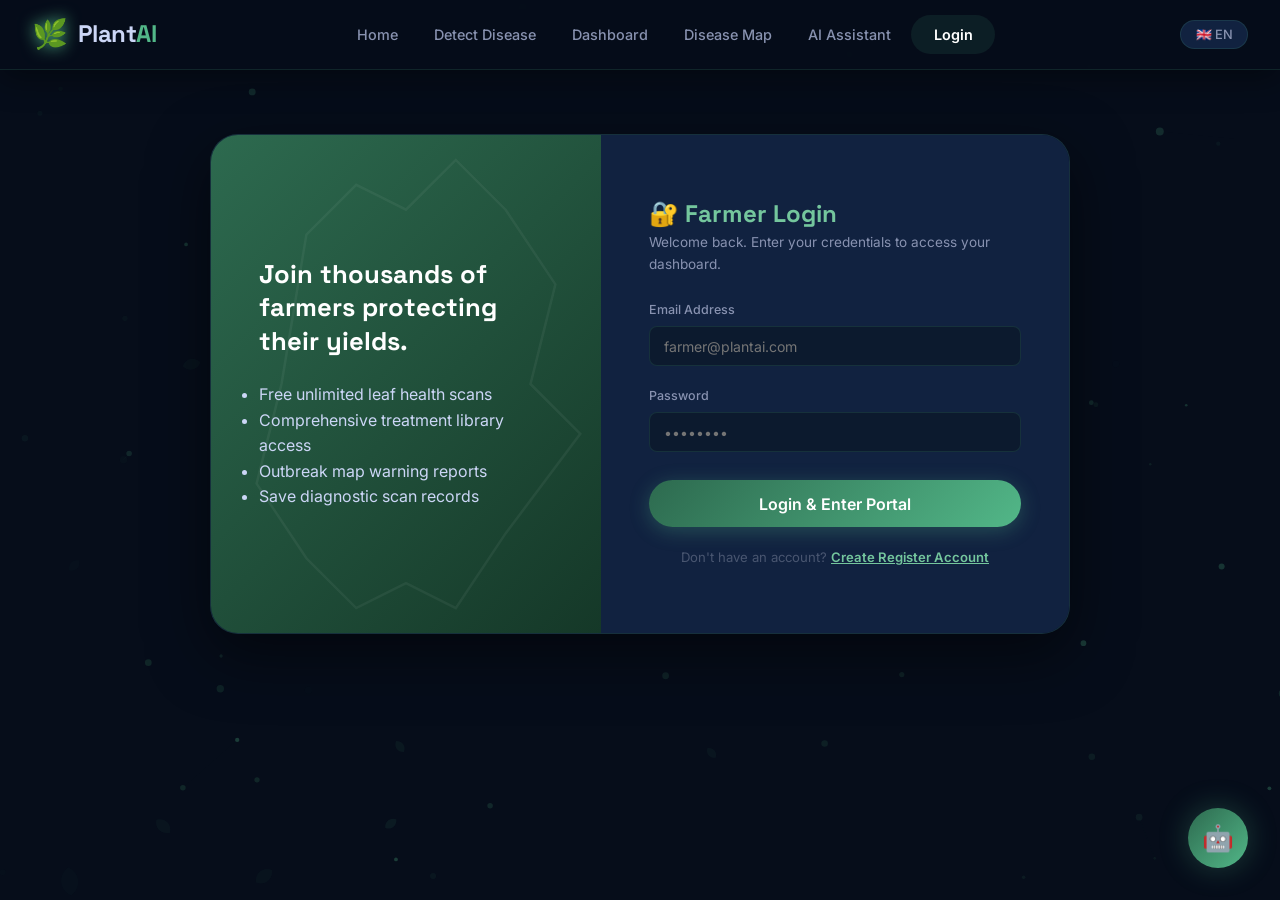
<file: auth.html>
<!DOCTYPE html>
<html lang="en">
<head>
  <meta charset="UTF-8" />
  <meta name="viewport" content="width=device-width, initial-scale=1.0" />
  <title>PlantAI - Portal Login & Farmer Registration</title>
  <link rel="preconnect" href="https://fonts.googleapis.com" />
  <link rel="preconnect" href="https://fonts.gstatic.com" crossorigin />
  <link href="https://fonts.googleapis.com/css2?family=Inter:wght@300;400;500;600;700;800;900&family=Space+Grotesk:wght@400;500;600;700&display=swap" rel="stylesheet" />
  <link rel="stylesheet" href="main.css" />
  <link rel="stylesheet" href="auth.css" />
</head>
<body>

<canvas id="particleCanvas" class="particle-bg"></canvas>

<!-- ===== NAVBAR ===== -->
<nav class="navbar scrolled" id="navbar">
  <div class="nav-container">
    <a href="index.html" class="nav-brand">
      <div class="brand-icon">🌿</div>
      <span class="brand-name">Plant<span class="brand-accent">AI</span></span>
    </a>
    <div class="nav-links" id="navLinks">
      <a href="index.html" class="nav-link">Home</a>
      <a href="detect.html" class="nav-link">Detect Disease</a>
      <a href="dashboard.html" class="nav-link">Dashboard</a>
      <a href="map.html" class="nav-link">Disease Map</a>
      <a href="chatbot.html" class="nav-link">AI Assistant</a>
      <a href="auth.html" class="nav-link nav-btn-login active" id="authNavBtn">Login</a>
    </div>
    <div class="nav-actions">
      <button class="lang-toggle" id="langToggle">🌐 EN</button>
      <button class="hamburger" id="hamburger" aria-label="Menu">
        <span></span><span></span><span></span>
      </button>
    </div>
  </div>
</nav>

<div class="auth-wrapper">
  <div class="auth-container glass">
    
    <!-- Left graphic panel -->
    <div class="auth-graphic">
      <div class="graphic-content">
        <h2>Join thousands of farmers protecting their yields.</h2>
        <ul class="bullet-list" style="margin-top: 1.5rem;">
          <li>Free unlimited leaf health scans</li>
          <li>Comprehensive treatment library access</li>
          <li>Outbreak map warning reports</li>
          <li>Save diagnostic scan records</li>
        </ul>
      </div>
    </div>

    <!-- Right form panels -->
    <div class="auth-form-panel">
      
      <!-- LOGIN TAB -->
      <div class="auth-form-block" id="loginBlock">
        <h3>🔐 Farmer Login</h3>
        <p class="auth-subtitle">Welcome back. Enter your credentials to access your dashboard.</p>
        
        <form class="auth-form" id="loginForm">
          <div class="form-group">
            <label>Email Address</label>
            <input type="email" id="loginEmail" required placeholder="farmer@plantai.com" />
          </div>
          <div class="form-group">
            <label>Password</label>
            <input type="password" id="loginPassword" required placeholder="••••••••" />
          </div>
          <button type="submit" class="btn-primary auth-submit-btn">Login & Enter Portal</button>
        </form>

        <p class="auth-toggle-msg">
          Don't have an account? <span id="toRegister">Create Register Account</span>
        </p>
      </div>

      <!-- REGISTER TAB -->
      <div class="auth-form-block hidden" id="registerBlock">
        <h3>🌿 Farmer Registration</h3>
        <p class="auth-subtitle">Create a free account to track crop fields and unlock alerts.</p>
        
        <form class="auth-form" id="registerForm">
          <div class="form-group">
            <label>Full Name</label>
            <input type="text" id="regName" required placeholder="Rajesh Kumar" />
          </div>
          <div class="form-group">
            <label>Email Address</label>
            <input type="email" id="regEmail" required placeholder="farmer@plantai.com" />
          </div>
          <div class="form-group">
            <label>Password</label>
            <input type="password" id="regPassword" required placeholder="••••••••" />
          </div>
          <div class="form-row">
            <div class="form-group">
              <label>Farm Size (Acres)</label>
              <input type="number" id="regFarmSize" min="1" max="1000" placeholder="5" />
            </div>
            <div class="form-group">
              <label>State Region</label>
              <input type="text" id="regState" required placeholder="Karnataka" />
            </div>
          </div>
          <button type="submit" class="btn-primary auth-submit-btn">Create Free Account</button>
        </form>

        <p class="auth-toggle-msg">
          Already have an account? <span id="toLogin">Login here</span>
        </p>
      </div>

      <!-- LOGGED IN VIEW STATE -->
      <div class="auth-form-block hidden" id="logoutBlock">
        <h3>👤 Logged In Account</h3>
        <p class="auth-subtitle" id="loggedInLabel">You are currently logged in as farmer.</p>
        <div class="logged-actions">
          <button class="btn-primary" onclick="window.location.href='dashboard.html'">Go To Dashboard</button>
          <button class="btn-secondary" id="btnLogout">Logout Session</button>
        </div>
      </div>

    </div>

  </div>
</div>

<!-- Toast Notifications Container -->
<div id="toastContainer" class="toast-container"></div>

<!-- Chatbot Widget -->
<div class="chatbot-widget" id="chatbotWidget">
  <div class="chatbot-bubble" id="chatbotBubble">
    <span>🤖</span>
    <div class="chatbot-tooltip">Ask me about plant diseases!</div>
  </div>
  <div class="chatbot-panel" id="chatbotPanel">
    <div class="chatbot-header">
      <div class="chatbot-avatar">🌿</div>
      <div>
        <div class="chatbot-title">PlantAI Assistant</div>
        <div class="chatbot-status">● Online</div>
      </div>
      <button class="chatbot-close" id="chatbotClose">✕</button>
    </div>
    <div class="chatbot-messages" id="chatbotMessages">
      <div class="chat-msg bot">
        <div class="chat-bubble">Hi! I'm PlantAI Assistant 🌱 Ask me anything about plant diseases, treatments, or farming!</div>
      </div>
    </div>
    <div class="chatbot-input-area">
      <input type="text" id="chatInput" class="chat-input" placeholder="Ask about any plant disease..." />
      <button class="chat-send" id="chatSend">→</button>
    </div>
  </div>
</div>

<script src="data.js"></script>
<script src="particles.js"></script>
<script src="lang.js"></script>
<script src="chatbot.js"></script>
<script src="auth.js"></script>
</body>
</html>
</file>
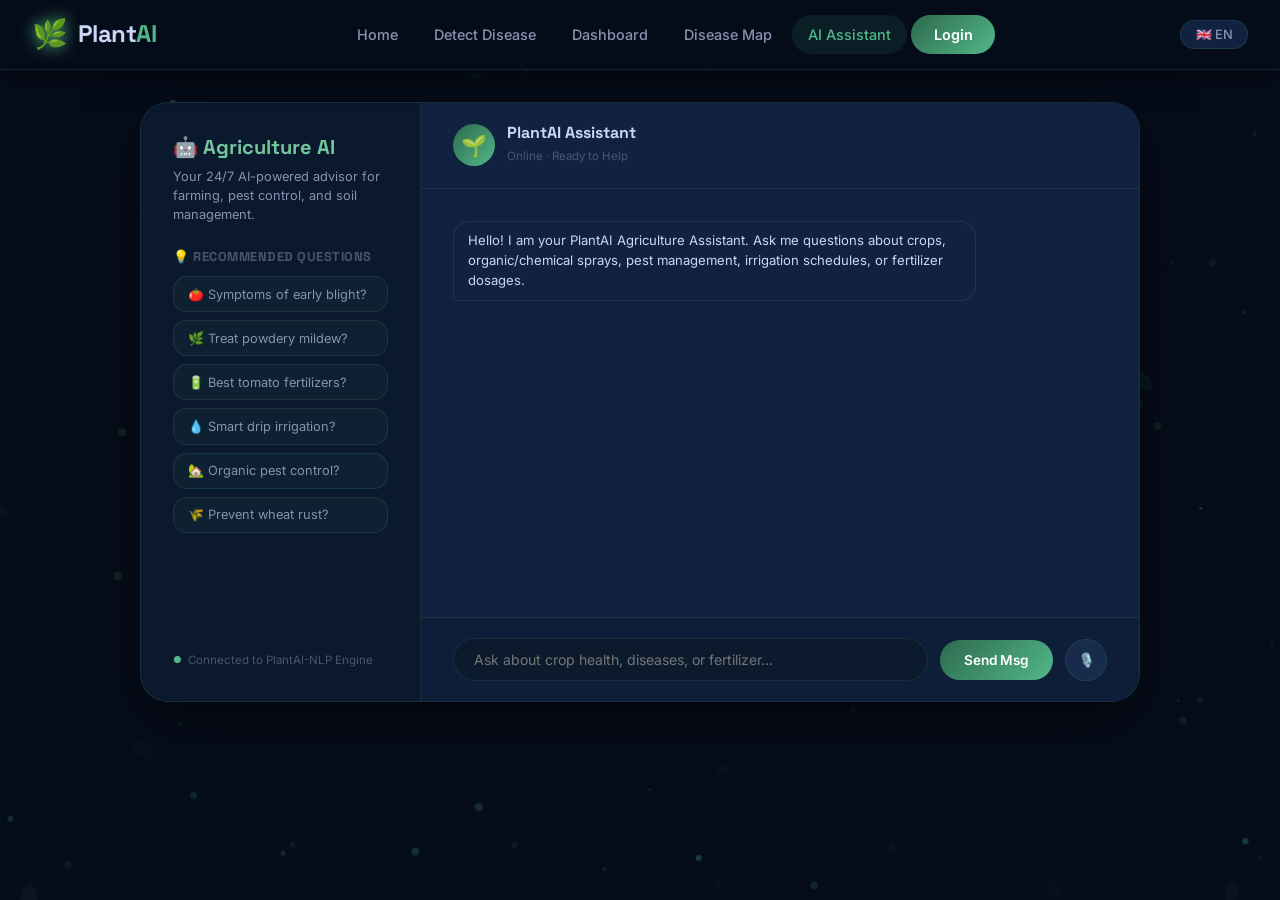
<file: chatbot.html>
<!DOCTYPE html>
<html lang="en">
<head>
  <meta charset="UTF-8" />
  <meta name="viewport" content="width=device-width, initial-scale=1.0" />
  <title>PlantAI - 24/7 Farmer AI Chatbot Assistant</title>
  <link rel="preconnect" href="https://fonts.googleapis.com" />
  <link rel="preconnect" href="https://fonts.gstatic.com" crossorigin />
  <link href="https://fonts.googleapis.com/css2?family=Inter:wght@300;400;500;600;700;800;900&family=Space+Grotesk:wght@400;500;600;700&display=swap" rel="stylesheet" />
  <link rel="stylesheet" href="main.css" />
  <link rel="stylesheet" href="chatbot_page.css" />
</head>
<body>

<canvas id="particleCanvas" class="particle-bg"></canvas>

<!-- ===== NAVBAR ===== -->
<nav class="navbar scrolled" id="navbar">
  <div class="nav-container">
    <a href="index.html" class="nav-brand">
      <div class="brand-icon">🌿</div>
      <span class="brand-name">Plant<span class="brand-accent">AI</span></span>
    </a>
    <div class="nav-links" id="navLinks">
      <a href="index.html" class="nav-link">Home</a>
      <a href="detect.html" class="nav-link">Detect Disease</a>
      <a href="dashboard.html" class="nav-link">Dashboard</a>
      <a href="map.html" class="nav-link">Disease Map</a>
      <a href="chatbot.html" class="nav-link active">AI Assistant</a>
      <a href="auth.html" class="nav-link nav-btn-login" id="authNavBtn">Login</a>
    </div>
    <div class="nav-actions">
      <button class="lang-toggle" id="langToggle">🌐 EN</button>
      <button class="hamburger" id="hamburger" aria-label="Menu">
        <span></span><span></span><span></span>
      </button>
    </div>
  </div>
</nav>

<div class="chat-page-wrapper">
  <div class="chat-page-container glass">
    
    <!-- Left Sidebar: Suggestions & Info -->
    <div class="chat-sidebar">
      <div class="cs-header">
        <h3>🤖 Agriculture AI</h3>
        <p>Your 24/7 AI-powered advisor for farming, pest control, and soil management.</p>
      </div>

      <div class="quick-topics">
        <h4>💡 Recommended Questions</h4>
        <div class="topics-list">
          <button class="topic-btn" data-q="What are symptoms of early blight?">🍅 Symptoms of early blight?</button>
          <button class="topic-btn" data-q="How to treat powdery mildew?">🌿 Treat powdery mildew?</button>
          <button class="topic-btn" data-q="Best fertilizers for tomatoes?">🔋 Best tomato fertilizers?</button>
          <button class="topic-btn" data-q="Drip irrigation vs overhead watering?">💧 Smart drip irrigation?</button>
          <button class="topic-btn" data-q="Organic pest control recipes?">🏡 Organic pest control?</button>
          <button class="topic-btn" data-q="How to prevent wheat rust?">🌾 Prevent wheat rust?</button>
        </div>
      </div>

      <div class="cs-footer">
        <span class="status-indicator">●</span> Connected to PlantAI-NLP Engine
      </div>
    </div>

    <!-- Right Chat Window -->
    <div class="chat-window">
      <div class="cw-header">
        <div class="cw-avatar">🌱</div>
        <div>
          <h4>PlantAI Assistant</h4>
          <span class="cw-status">Online · Ready to Help</span>
        </div>
      </div>

      <!-- Messages screen -->
      <div class="cw-messages" id="pageChatMessages">
        <div class="chat-msg bot">
          <div class="chat-bubble">
            Hello! I am your PlantAI Agriculture Assistant. Ask me questions about crops, organic/chemical sprays, pest management, irrigation schedules, or fertilizer dosages.
          </div>
        </div>
      </div>

      <!-- Input control row -->
      <div class="cw-input-area">
        <input type="text" id="pageChatInput" class="page-chat-input" placeholder="Ask about crop health, diseases, or fertilizer..." />
        <button class="cw-send-btn" id="pageChatSend">Send Msg</button>
        <button class="chat-voice page-voice-btn" id="pageChatVoice" title="Voice Input">🎙️</button>
      </div>
    </div>

  </div>
</div>

<!-- Toast Notifications Container -->
<div id="toastContainer" class="toast-container"></div>

<script src="data.js"></script>
<script src="particles.js"></script>
<script src="lang.js"></script>
<script src="chatbot_page.js"></script>
</body>
</html>
</file>
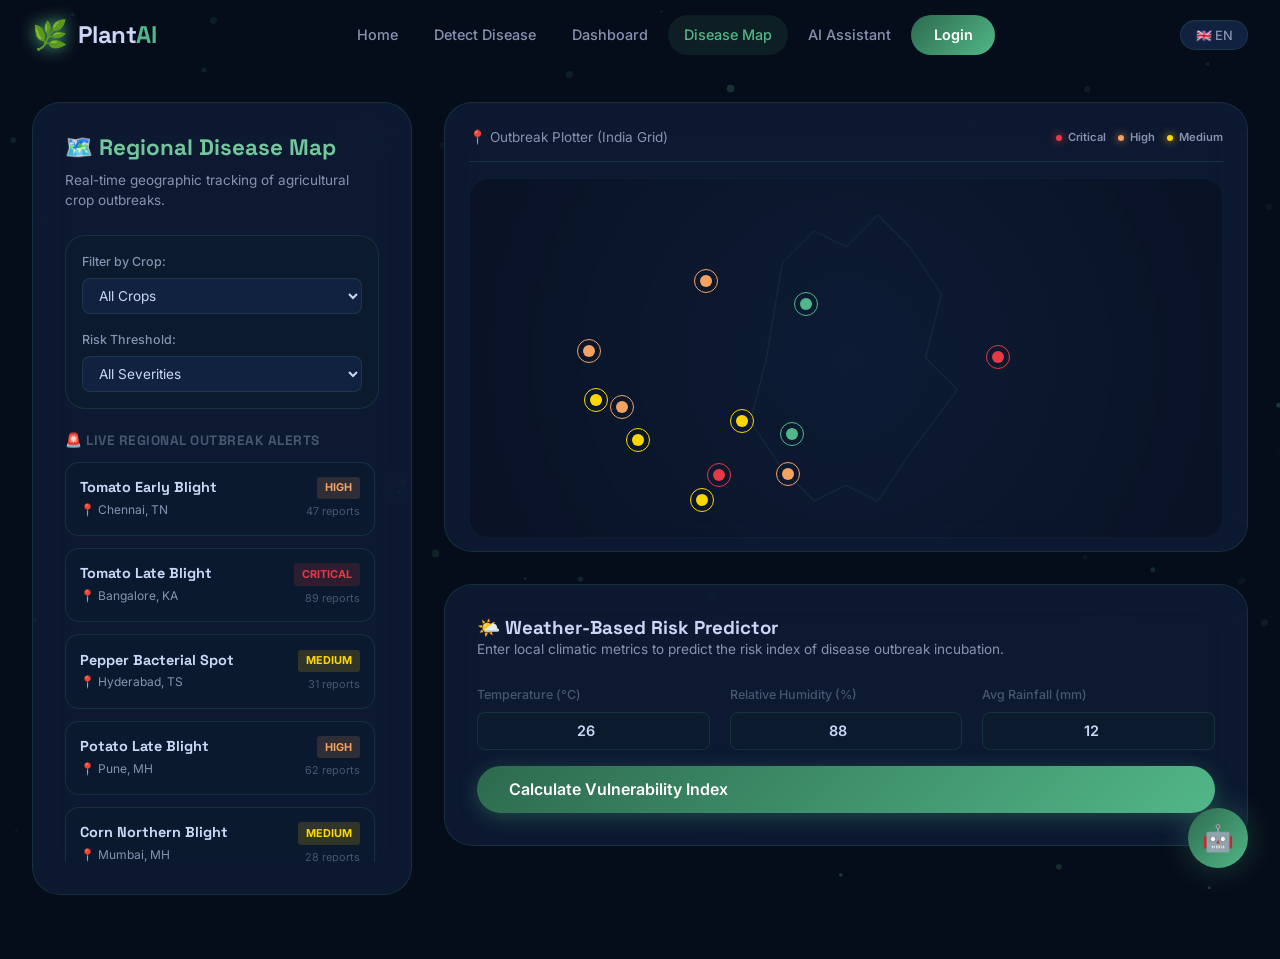
<file: map.html>
<!DOCTYPE html>
<html lang="en">
<head>
  <meta charset="UTF-8" />
  <meta name="viewport" content="width=device-width, initial-scale=1.0" />
  <title>PlantAI - Live Crop Disease Outbreak Map</title>
  <link rel="preconnect" href="https://fonts.googleapis.com" />
  <link rel="preconnect" href="https://fonts.gstatic.com" crossorigin />
  <link href="https://fonts.googleapis.com/css2?family=Inter:wght@300;400;500;600;700;800;900&family=Space+Grotesk:wght@400;500;600;700&display=swap" rel="stylesheet" />
  <link rel="stylesheet" href="main.css" />
  <link rel="stylesheet" href="map.css" />
</head>
<body>

<canvas id="particleCanvas" class="particle-bg"></canvas>

<!-- ===== NAVBAR ===== -->
<nav class="navbar scrolled" id="navbar">
  <div class="nav-container">
    <a href="index.html" class="nav-brand">
      <div class="brand-icon">🌿</div>
      <span class="brand-name">Plant<span class="brand-accent">AI</span></span>
    </a>
    <div class="nav-links" id="navLinks">
      <a href="index.html" class="nav-link">Home</a>
      <a href="detect.html" class="nav-link">Detect Disease</a>
      <a href="dashboard.html" class="nav-link">Dashboard</a>
      <a href="map.html" class="nav-link active">Disease Map</a>
      <a href="chatbot.html" class="nav-link">AI Assistant</a>
      <a href="auth.html" class="nav-link nav-btn-login" id="authNavBtn">Login</a>
    </div>
    <div class="nav-actions">
      <button class="lang-toggle" id="langToggle">🌐 EN</button>
      <button class="hamburger" id="hamburger" aria-label="Menu">
        <span></span><span></span><span></span>
      </button>
    </div>
  </div>
</nav>

<div class="map-wrapper">
  <div class="map-container">
    
    <!-- LEFT PANEL: Filters and Outbreak Alert List -->
    <div class="map-control-panel glass">
      <div class="mcp-header">
        <h2>🗺️ Regional Disease Map</h2>
        <p>Real-time geographic tracking of agricultural crop outbreaks.</p>
      </div>

      <!-- Filters -->
      <div class="map-filters">
        <div class="filter-group">
          <label>Filter by Crop:</label>
          <select id="mapCropFilter">
            <option value="all">All Crops</option>
            <option value="tomato">Tomato</option>
            <option value="potato">Potato</option>
            <option value="corn">Corn</option>
            <option value="wheat">Wheat</option>
            <option value="pepper">Pepper</option>
          </select>
        </div>
        <div class="filter-group">
          <label>Risk Threshold:</label>
          <select id="mapSeverityFilter">
            <option value="all">All Severities</option>
            <option value="critical">Critical</option>
            <option value="high">High & Above</option>
            <option value="medium">Medium & Above</option>
          </select>
        </div>
      </div>

      <!-- Alert Feed -->
      <div class="alert-feed-wrapper">
        <h4>🚨 Live Regional Outbreak Alerts</h4>
        <div class="alert-feed" id="alertFeed">
          <!-- Dynamically populated -->
        </div>
      </div>
    </div>

    <!-- RIGHT PANEL: Interactive Outbreak Plotting Map & Weather risk tool -->
    <div class="map-visual-panel">
      
      <!-- Vector Map Canvas Mock -->
      <div class="visual-canvas glass" id="mapCanvas">
        <div class="canvas-header">
          <span>📍 Outbreak Plotter (India Grid)</span>
          <span class="legend-badges">
            <span class="legend-badge critical">Critical</span>
            <span class="legend-badge high">High</span>
            <span class="legend-badge medium">Medium</span>
          </span>
        </div>
        
        <!-- Interactive plotting area -->
        <div class="map-plot-area" id="mapPlotArea">
          <!-- Dot markers will be placed here -->
        </div>

        <!-- Hover info popup overlay -->
        <div class="map-popup hidden" id="mapPopup">
          <h4 id="popupLocation">Bangalore, KA</h4>
          <p id="popupDisease">Tomato Late Blight</p>
          <div class="popup-meta">
            <span class="popup-badge" id="popupSeverity">Critical</span>
            <span id="popupReports">89 Reports</span>
          </div>
        </div>
      </div>

      <!-- Weather Risk Enhancement Matrix Calculator -->
      <div class="weather-matrix-tool glass">
        <h3>🌤️ Weather-Based Risk Predictor</h3>
        <p class="tool-sub">Enter local climatic metrics to predict the risk index of disease outbreak incubation.</p>
        
        <div class="matrix-inputs">
          <div class="matrix-in-group">
            <label>Temperature (°C)</label>
            <input type="number" id="wTemp" value="26" min="-10" max="50" />
          </div>
          <div class="matrix-in-group">
            <label>Relative Humidity (%)</label>
            <input type="number" id="wHumid" value="88" min="0" max="100" />
          </div>
          <div class="matrix-in-group">
            <label>Avg Rainfall (mm)</label>
            <input type="number" id="wRain" value="12" min="0" max="200" />
          </div>
        </div>

        <button class="btn-primary" id="btnPredictRisk" style="margin-top: 1rem; width: 100%;">
          Calculate Vulnerability Index
        </button>

        <div class="risk-result-box hidden" id="riskResultBox">
          <div class="rrb-header">
            <span>Result:</span>
            <span class="rrb-badge" id="rrbRiskBadge">High Risk</span>
          </div>
          <p id="rrbRiskExplanation">Conditions match Late Blight incubation parameters. Preventive fungicide sprays highly recommended.</p>
        </div>
      </div>

    </div>

  </div>
</div>

<!-- Toast Notifications Container -->
<div id="toastContainer" class="toast-container"></div>

<!-- Chatbot Widget -->
<div class="chatbot-widget" id="chatbotWidget">
  <div class="chatbot-bubble" id="chatbotBubble">
    <span>🤖</span>
    <div class="chatbot-tooltip">Ask me about plant diseases!</div>
  </div>
  <div class="chatbot-panel" id="chatbotPanel">
    <div class="chatbot-header">
      <div class="chatbot-avatar">🌿</div>
      <div>
        <div class="chatbot-title">PlantAI Assistant</div>
        <div class="chatbot-status">● Online</div>
      </div>
      <button class="chatbot-close" id="chatbotClose">✕</button>
    </div>
    <div class="chatbot-messages" id="chatbotMessages">
      <div class="chat-msg bot">
        <div class="chat-bubble">Hi! I'm PlantAI Assistant 🌱 Ask me anything about plant diseases, treatments, or farming!</div>
      </div>
    </div>
    <div class="chatbot-input-area">
      <input type="text" id="chatInput" class="chat-input" placeholder="Ask about any plant disease..." />
      <button class="chat-send" id="chatSend">→</button>
    </div>
  </div>
</div>

<script src="data.js"></script>
<script src="particles.js"></script>
<script src="lang.js"></script>
<script src="chatbot.js"></script>
<script src="map.js"></script>
</body>
</html>
</file>
<file: main.css>
/* ================================================
   PlantAI - Main Stylesheet
   Design System: Dark Agricultural Theme
   ================================================ */

/* ── CSS Variables ── */
:root {
  --primary: #52b788;
  --primary-dark: #2d6a4f;
  --primary-light: #74c69d;
  --accent: #40916c;
  --warning: #f4a261;
  --danger: #e63946;
  --success: #52b788;
  --info: #4fc3f7;

  --bg-base: #060d1a;
  --bg-surface: #0c1a2e;
  --bg-card: #112240;
  --bg-card-hover: #1a2f52;
  --bg-elevated: #172b4d;

  --text-primary: #ccd6f6;
  --text-secondary: #8892b0;
  --text-accent: #52b788;
  --text-muted: #495670;

  --border: rgba(82, 183, 136, 0.15);
  --border-hover: rgba(82, 183, 136, 0.4);
  --glow: rgba(82, 183, 136, 0.2);
  --glow-strong: rgba(82, 183, 136, 0.4);

  --radius-sm: 8px;
  --radius-md: 14px;
  --radius-lg: 20px;
  --radius-xl: 28px;
  --radius-full: 9999px;

  --shadow-sm: 0 2px 8px rgba(0,0,0,0.3);
  --shadow-md: 0 8px 32px rgba(0,0,0,0.4);
  --shadow-lg: 0 20px 60px rgba(0,0,0,0.5);
  --shadow-glow: 0 0 30px rgba(82, 183, 136, 0.3);

  --transition: 0.3s cubic-bezier(0.4, 0, 0.2, 1);
  --transition-slow: 0.6s cubic-bezier(0.4, 0, 0.2, 1);

  --font-primary: 'Inter', system-ui, sans-serif;
  --font-display: 'Space Grotesk', 'Inter', sans-serif;

  --navbar-h: 70px;
}

/* ── Reset & Base ── */
*, *::before, *::after { box-sizing: border-box; margin: 0; padding: 0; }

html { scroll-behavior: smooth; font-size: 16px; }

body {
  font-family: var(--font-primary);
  background: var(--bg-base);
  color: var(--text-primary);
  min-height: 100vh;
  overflow-x: hidden;
  line-height: 1.6;
}

/* ── Scrollbar ── */
::-webkit-scrollbar { width: 6px; }
::-webkit-scrollbar-track { background: var(--bg-surface); }
::-webkit-scrollbar-thumb { background: var(--primary-dark); border-radius: 3px; }
::-webkit-scrollbar-thumb:hover { background: var(--primary); }

/* ── Typography ── */
h1, h2, h3, h4, h5 { font-family: var(--font-display); font-weight: 700; line-height: 1.2; }
a { color: inherit; text-decoration: none; }
img { max-width: 100%; height: auto; }
button { cursor: pointer; border: none; background: none; font-family: inherit; }
input, textarea, select { font-family: inherit; }

/* ── Utility ── */
.gradient-text {
  background: linear-gradient(135deg, var(--primary) 0%, var(--primary-light) 50%, var(--info) 100%);
  -webkit-background-clip: text;
  -webkit-text-fill-color: transparent;
  background-clip: text;
}
.glass {
  background: rgba(17, 34, 64, 0.6);
  backdrop-filter: blur(20px);
  -webkit-backdrop-filter: blur(20px);
  border: 1px solid var(--border);
}
.hidden { display: none !important; }
.fade-in { animation: fadeIn 0.6s ease forwards; }
@keyframes fadeIn { from { opacity:0; transform:translateY(20px); } to { opacity:1; transform:translateY(0); } }
@keyframes pulse { 0%,100% { opacity:1; } 50% { opacity:0.5; } }
@keyframes spin { to { transform: rotate(360deg); } }
@keyframes scanMove { 0%,100% { top:0; } 50% { top:calc(100% - 3px); } }
@keyframes float { 0%,100% { transform:translateY(0); } 50% { transform:translateY(-12px); } }
@keyframes glow { 0%,100% { box-shadow: 0 0 20px var(--glow); } 50% { box-shadow: 0 0 40px var(--glow-strong); } }
@keyframes shimmer { 0% { background-position:-200% 0; } 100% { background-position:200% 0; } }
@keyframes slideIn { from { transform:translateX(100%); opacity:0; } to { transform:translateX(0); opacity:1; } }
@keyframes numberCount { from { opacity:0; } to { opacity:1; } }

/* ── Particles Background ── */
.particle-bg {
  position: fixed;
  top: 0; left: 0;
  width: 100%; height: 100%;
  pointer-events: none;
  z-index: 0;
  opacity: 0.4;
}

/* ================================================
   NAVBAR
   ================================================ */
.navbar {
  position: fixed;
  top: 0; left: 0; right: 0;
  height: var(--navbar-h);
  z-index: 1000;
  transition: var(--transition);
}
.navbar.scrolled {
  background: rgba(6, 13, 26, 0.95);
  backdrop-filter: blur(20px);
  border-bottom: 1px solid var(--border);
  box-shadow: var(--shadow-md);
}
.nav-container {
  max-width: 1280px;
  margin: 0 auto;
  padding: 0 2rem;
  height: 100%;
  display: flex;
  align-items: center;
  justify-content: space-between;
  gap: 2rem;
}
.nav-brand {
  display: flex;
  align-items: center;
  gap: 0.6rem;
  text-decoration: none;
  flex-shrink: 0;
}
.brand-icon {
  font-size: 1.8rem;
  filter: drop-shadow(0 0 8px var(--primary));
  animation: float 3s ease-in-out infinite;
}
.brand-name {
  font-family: var(--font-display);
  font-size: 1.5rem;
  font-weight: 800;
  color: var(--text-primary);
  letter-spacing: -0.5px;
}
.brand-accent { color: var(--primary); }

.nav-links {
  display: flex;
  align-items: center;
  gap: 0.25rem;
  flex: 1;
  justify-content: center;
}
.nav-link {
  padding: 0.5rem 1rem;
  border-radius: var(--radius-full);
  color: var(--text-secondary);
  font-size: 0.9rem;
  font-weight: 500;
  transition: var(--transition);
  white-space: nowrap;
}
.nav-link:hover, .nav-link.active {
  color: var(--primary);
  background: rgba(82, 183, 136, 0.1);
}
.nav-btn-login {
  background: linear-gradient(135deg, var(--primary-dark), var(--primary));
  color: white !important;
  font-weight: 600;
  padding: 0.5rem 1.4rem;
}
.nav-btn-login:hover {
  background: linear-gradient(135deg, var(--primary), var(--primary-light));
  color: white !important;
  transform: translateY(-1px);
  box-shadow: var(--shadow-glow);
}
.nav-actions {
  display: flex;
  align-items: center;
  gap: 0.75rem;
  flex-shrink: 0;
}
.lang-toggle {
  background: var(--bg-card);
  border: 1px solid var(--border);
  color: var(--text-secondary);
  padding: 0.4rem 0.9rem;
  border-radius: var(--radius-full);
  font-size: 0.8rem;
  font-weight: 500;
  transition: var(--transition);
}
.lang-toggle:hover { border-color: var(--primary); color: var(--primary); }
.hamburger {
  display: none;
  flex-direction: column;
  gap: 5px;
  padding: 8px;
  background: var(--bg-card);
  border-radius: var(--radius-sm);
}
.hamburger span {
  width: 22px; height: 2px;
  background: var(--text-primary);
  border-radius: 2px;
  transition: var(--transition);
}
.hamburger.open span:nth-child(1) { transform: rotate(45deg) translate(5px,5px); }
.hamburger.open span:nth-child(2) { opacity:0; }
.hamburger.open span:nth-child(3) { transform: rotate(-45deg) translate(5px,-5px); }

/* ================================================
   HERO SECTION
   ================================================ */
.hero {
  min-height: 100vh;
  display: flex;
  align-items: center;
  justify-content: space-between;
  padding: calc(var(--navbar-h) + 3rem) 2rem 4rem;
  max-width: 1280px;
  margin: 0 auto;
  gap: 4rem;
  position: relative;
  z-index: 1;
}
.hero-content { flex: 1; max-width: 600px; }

.hero-badge {
  display: inline-flex;
  align-items: center;
  gap: 0.6rem;
  background: rgba(82, 183, 136, 0.1);
  border: 1px solid rgba(82, 183, 136, 0.3);
  border-radius: var(--radius-full);
  padding: 0.4rem 1rem;
  font-size: 0.82rem;
  color: var(--primary);
  font-weight: 500;
  margin-bottom: 1.5rem;
  animation: fadeIn 0.6s ease 0.1s both;
}
.badge-dot {
  width: 8px; height: 8px;
  background: var(--primary);
  border-radius: 50%;
  animation: pulse 2s infinite;
}

.hero-title {
  font-size: clamp(2.5rem, 5vw, 4rem);
  line-height: 1.1;
  margin-bottom: 1.25rem;
  animation: fadeIn 0.6s ease 0.2s both;
}
.hero-subtitle {
  font-size: 1.1rem;
  color: var(--text-secondary);
  line-height: 1.7;
  margin-bottom: 2rem;
  animation: fadeIn 0.6s ease 0.3s both;
}
.hero-actions {
  display: flex;
  gap: 1rem;
  flex-wrap: wrap;
  margin-bottom: 3rem;
  animation: fadeIn 0.6s ease 0.4s both;
}
.btn-primary {
  display: inline-flex;
  align-items: center;
  gap: 0.5rem;
  background: linear-gradient(135deg, var(--primary-dark) 0%, var(--primary) 100%);
  color: white;
  font-weight: 600;
  font-size: 1rem;
  padding: 0.85rem 2rem;
  border-radius: var(--radius-full);
  border: none;
  cursor: pointer;
  transition: var(--transition);
  box-shadow: 0 4px 20px rgba(82, 183, 136, 0.3);
  text-decoration: none;
}
.btn-primary:hover {
  transform: translateY(-2px);
  box-shadow: 0 8px 32px rgba(82, 183, 136, 0.5);
  background: linear-gradient(135deg, var(--primary) 0%, var(--primary-light) 100%);
}
.btn-primary:active { transform: translateY(0); }
.btn-primary.btn-large { font-size: 1.1rem; padding: 1rem 2.5rem; }

.btn-secondary {
  display: inline-flex;
  align-items: center;
  gap: 0.5rem;
  background: rgba(82, 183, 136, 0.08);
  color: var(--text-primary);
  font-weight: 600;
  font-size: 1rem;
  padding: 0.85rem 2rem;
  border-radius: var(--radius-full);
  border: 1px solid var(--border);
  cursor: pointer;
  transition: var(--transition);
}
.btn-secondary:hover {
  background: rgba(82, 183, 136, 0.15);
  border-color: var(--primary);
  color: var(--primary);
}

.hero-stats {
  display: flex;
  gap: 0;
  background: var(--bg-card);
  border: 1px solid var(--border);
  border-radius: var(--radius-lg);
  padding: 1.25rem 1.5rem;
  animation: fadeIn 0.6s ease 0.5s both;
}
.stat-item {
  flex: 1;
  text-align: center;
}
.stat-number {
  font-family: var(--font-display);
  font-size: 1.6rem;
  font-weight: 800;
  color: var(--primary);
}
.stat-label {
  font-size: 0.75rem;
  color: var(--text-muted);
  font-weight: 500;
  margin-top: 0.2rem;
}
.stat-divider {
  width: 1px;
  background: var(--border);
  margin: 0.25rem 0;
}

/* ── Hero Visual ── */
.hero-visual {
  flex: 1;
  max-width: 460px;
  position: relative;
  animation: fadeIn 0.8s ease 0.3s both;
  display: flex;
  align-items: center;
  justify-content: center;
}
.hero-phone-mockup {
  width: 280px;
  height: 480px;
  background: linear-gradient(135deg, var(--bg-card), var(--bg-elevated));
  border-radius: 36px;
  border: 2px solid var(--border);
  padding: 2rem 1.5rem;
  box-shadow: var(--shadow-lg), var(--shadow-glow);
  animation: float 4s ease-in-out infinite;
  position: relative;
  overflow: hidden;
}
.phone-screen {
  width: 100%;
  height: 100%;
  background: var(--bg-surface);
  border-radius: 24px;
  overflow: hidden;
  position: relative;
  display: flex;
  flex-direction: column;
  justify-content: flex-end;
  padding: 1rem;
}
.phone-screen::before {
  content: '';
  position: absolute;
  inset: 0;
  background: linear-gradient(180deg, transparent 40%, var(--bg-surface) 100%);
  z-index: 1;
}
.scan-animation {
  position: absolute;
  inset: 0;
  z-index: 2;
  overflow: hidden;
}
.scan-line {
  position: absolute;
  left: 0; right: 0;
  height: 3px;
  background: linear-gradient(90deg, transparent, var(--primary), transparent);
  animation: scanMove 2.5s ease-in-out infinite;
  box-shadow: 0 0 20px var(--primary);
}
.phone-result {
  position: relative;
  z-index: 3;
  background: rgba(17, 34, 64, 0.9);
  border-radius: 12px;
  padding: 0.75rem;
  border: 1px solid var(--border);
}
.phone-result-chip {
  font-size: 0.7rem;
  color: var(--primary);
  font-weight: 600;
  margin-bottom: 0.5rem;
  display: flex;
  align-items: center;
  gap: 0.3rem;
}
.phone-bars { display: flex; flex-direction: column; gap: 0.4rem; }
.phone-bar {
  display: flex;
  justify-content: space-between;
  align-items: center;
  font-size: 0.65rem;
  color: var(--text-secondary);
  gap: 0.5rem;
}
.phone-bar::after {
  content: '';
  flex: 1;
  height: 4px;
  background: rgba(255,255,255,0.1);
  border-radius: 2px;
  position: relative;
  order: -1;
}
.phone-bar span { color: var(--c); font-weight: 700; flex-shrink: 0; }

.floating-card {
  position: absolute;
  background: var(--bg-card);
  border: 1px solid var(--border);
  border-radius: var(--radius-md);
  padding: 0.75rem 1rem;
  display: flex;
  align-items: center;
  gap: 0.75rem;
  backdrop-filter: blur(10px);
  box-shadow: var(--shadow-md);
  min-width: 160px;
  animation: float 3s ease-in-out infinite;
}
.floating-card.card-severity {
  top: 10%;
  right: -10%;
  animation-delay: 0.5s;
}
.floating-card.card-treatment {
  top: 45%;
  left: -15%;
  animation-delay: 1s;
}
.floating-card.card-pdf {
  bottom: 10%;
  right: -5%;
  animation-delay: 1.5s;
}
.fc-icon { font-size: 1.5rem; flex-shrink: 0; }
.fc-title { font-size: 0.7rem; color: var(--text-muted); font-weight: 500; }
.fc-value { font-size: 0.85rem; font-weight: 700; color: var(--text-primary); }
.fc-value.high { color: var(--warning); }

/* ================================================
   SECTIONS COMMON
   ================================================ */
.section-container {
  max-width: 1280px;
  margin: 0 auto;
  padding: 5rem 2rem;
}
.section-header {
  text-align: center;
  margin-bottom: 3.5rem;
}
.section-tag {
  display: inline-block;
  background: rgba(82, 183, 136, 0.1);
  border: 1px solid rgba(82, 183, 136, 0.25);
  color: var(--primary);
  font-size: 0.8rem;
  font-weight: 600;
  padding: 0.35rem 1rem;
  border-radius: var(--radius-full);
  text-transform: uppercase;
  letter-spacing: 0.8px;
  margin-bottom: 1rem;
}
.section-title {
  font-size: clamp(2rem, 4vw, 3rem);
  color: var(--text-primary);
  margin-bottom: 1rem;
}
.section-subtitle {
  font-size: 1.05rem;
  color: var(--text-secondary);
  max-width: 540px;
  margin: 0 auto;
}

/* ================================================
   FEATURES GRID
   ================================================ */
.features-section { position: relative; z-index: 1; }
.features-grid {
  display: grid;
  grid-template-columns: repeat(auto-fill, minmax(280px, 1fr));
  gap: 1.25rem;
}
.feature-card {
  background: var(--bg-card);
  border: 1px solid var(--border);
  border-radius: var(--radius-lg);
  padding: 1.75rem;
  position: relative;
  transition: var(--transition);
  overflow: hidden;
  opacity: 0;
  transform: translateY(30px);
}
.feature-card.visible {
  opacity: 1;
  transform: translateY(0);
}
.feature-card::before {
  content: '';
  position: absolute;
  top: 0; left: 0;
  right: 0; height: 2px;
  background: linear-gradient(90deg, transparent, var(--color, var(--primary)), transparent);
  opacity: 0;
  transition: var(--transition);
}
.feature-card:hover {
  border-color: var(--border-hover);
  background: var(--bg-card-hover);
  transform: translateY(-4px);
  box-shadow: var(--shadow-md);
}
.feature-card:hover::before { opacity: 1; }

.feature-icon-wrap {
  width: 52px; height: 52px;
  background: rgba(var(--color-rgb, 82, 183, 136), 0.12);
  border-radius: var(--radius-md);
  display: flex;
  align-items: center;
  justify-content: center;
  font-size: 1.6rem;
  margin-bottom: 1rem;
  border: 1px solid rgba(var(--color-rgb, 82, 183, 136), 0.2);
}
.feature-card h3 {
  font-size: 1.05rem;
  margin-bottom: 0.5rem;
  color: var(--text-primary);
}
.feature-card p {
  font-size: 0.88rem;
  color: var(--text-secondary);
  line-height: 1.6;
  margin-bottom: 1rem;
}
.feature-tag {
  display: inline-block;
  font-size: 0.7rem;
  font-weight: 600;
  padding: 0.2rem 0.7rem;
  border-radius: var(--radius-full);
  background: rgba(82, 183, 136, 0.1);
  color: var(--primary);
  border: 1px solid var(--border);
  text-transform: uppercase;
  letter-spacing: 0.5px;
}

/* ================================================
   WORKFLOW STEPS
   ================================================ */
.workflow-section { position: relative; z-index: 1; }
.workflow-steps {
  display: flex;
  align-items: flex-start;
  gap: 0;
  flex-wrap: wrap;
  justify-content: center;
}
.workflow-step {
  flex: 1;
  min-width: 160px;
  max-width: 220px;
  text-align: center;
  padding: 2rem 1rem;
  position: relative;
  opacity: 0;
  transform: translateY(20px);
  transition: var(--transition-slow);
}
.workflow-step.visible { opacity: 1; transform: translateY(0); }
.step-number {
  font-size: 0.7rem;
  font-weight: 700;
  color: var(--text-muted);
  letter-spacing: 2px;
  margin-bottom: 1rem;
}
.step-icon {
  font-size: 2.5rem;
  margin-bottom: 1rem;
  display: block;
  filter: drop-shadow(0 0 8px var(--glow));
}
.workflow-step h3 { font-size: 1rem; margin-bottom: 0.5rem; }
.workflow-step p { font-size: 0.82rem; color: var(--text-secondary); }
.step-arrow {
  position: absolute;
  right: -12px;
  top: 50%;
  transform: translateY(-50%);
  font-size: 1.4rem;
  color: var(--primary);
  opacity: 0.5;
}

/* ================================================
   DISEASE SHOWCASE
   ================================================ */
.disease-showcase { position: relative; z-index: 1; }
.disease-tabs {
  display: flex;
  gap: 0.5rem;
  flex-wrap: wrap;
  justify-content: center;
  margin-bottom: 2rem;
}
.disease-tab {
  padding: 0.5rem 1.25rem;
  border-radius: var(--radius-full);
  border: 1px solid var(--border);
  background: transparent;
  color: var(--text-secondary);
  font-size: 0.88rem;
  font-weight: 500;
  cursor: pointer;
  transition: var(--transition);
}
.disease-tab.active, .disease-tab:hover {
  background: rgba(82, 183, 136, 0.15);
  border-color: var(--primary);
  color: var(--primary);
}
.disease-cards {
  display: grid;
  grid-template-columns: repeat(auto-fill, minmax(200px, 1fr));
  gap: 1rem;
}
.disease-card {
  background: var(--bg-card);
  border: 1px solid var(--border);
  border-radius: var(--radius-md);
  padding: 1.25rem;
  display: flex;
  align-items: center;
  gap: 0.75rem;
  transition: var(--transition);
  cursor: pointer;
}
.disease-card:hover {
  border-color: var(--primary);
  background: var(--bg-card-hover);
  transform: translateX(4px);
}
.disease-card-icon { font-size: 1.5rem; flex-shrink: 0; }
.disease-card-info { flex: 1; min-width: 0; }
.disease-card-name {
  font-size: 0.85rem;
  font-weight: 600;
  color: var(--text-primary);
  white-space: nowrap;
  overflow: hidden;
  text-overflow: ellipsis;
}
.disease-card-crop {
  font-size: 0.72rem;
  color: var(--text-muted);
  margin-top: 0.2rem;
}
.disease-card-acc {
  font-size: 0.8rem;
  font-weight: 700;
  color: var(--primary);
  flex-shrink: 0;
}

/* ================================================
   TESTIMONIALS
   ================================================ */
.testimonials-section { position: relative; z-index: 1; }
.testimonials-grid {
  display: grid;
  grid-template-columns: repeat(auto-fit, minmax(280px, 1fr));
  gap: 1.5rem;
}
.testimonial-card {
  background: var(--bg-card);
  border: 1px solid var(--border);
  border-radius: var(--radius-lg);
  padding: 2rem;
  transition: var(--transition);
}
.testimonial-card:hover {
  border-color: var(--border-hover);
  transform: translateY(-4px);
  box-shadow: var(--shadow-md);
}
.testimonial-card.featured {
  border-color: var(--primary);
  background: linear-gradient(135deg, var(--bg-card), rgba(82, 183, 136, 0.05));
  box-shadow: 0 0 30px rgba(82, 183, 136, 0.15);
}
.t-stars { color: #ffd700; font-size: 1rem; margin-bottom: 1rem; }
.t-text {
  font-size: 0.93rem;
  color: var(--text-secondary);
  line-height: 1.7;
  margin-bottom: 1.5rem;
  font-style: italic;
}
.t-author { display: flex; align-items: center; gap: 0.75rem; }
.t-avatar {
  width: 42px; height: 42px;
  background: linear-gradient(135deg, var(--primary-dark), var(--primary));
  border-radius: 50%;
  display: flex;
  align-items: center;
  justify-content: center;
  font-weight: 700;
  font-size: 0.85rem;
  color: white;
  flex-shrink: 0;
}
.t-name { font-weight: 600; font-size: 0.9rem; }
.t-role { font-size: 0.75rem; color: var(--text-muted); }

/* ================================================
   CTA SECTION
   ================================================ */
.cta-section {
  position: relative;
  z-index: 1;
  margin: 2rem;
  border-radius: var(--radius-xl);
  background: linear-gradient(135deg, var(--primary-dark) 0%, #1a4a36 50%, var(--primary-dark) 100%);
  padding: 4rem 3rem;
  text-align: center;
  overflow: hidden;
  border: 1px solid rgba(82, 183, 136, 0.3);
}
.cta-decoration {
  position: absolute;
  top: -50%; right: -10%;
  width: 400px; height: 400px;
  background: radial-gradient(circle, rgba(82,183,136,0.15) 0%, transparent 70%);
  pointer-events: none;
}
.cta-badge {
  display: inline-block;
  background: rgba(255,255,255,0.1);
  border: 1px solid rgba(255,255,255,0.2);
  border-radius: var(--radius-full);
  padding: 0.35rem 1rem;
  font-size: 0.8rem;
  font-weight: 600;
  color: rgba(255,255,255,0.8);
  margin-bottom: 1.25rem;
}
.cta-title {
  font-size: clamp(1.8rem, 4vw, 2.8rem);
  color: white;
  margin-bottom: 1rem;
}
.cta-subtitle {
  font-size: 1.05rem;
  color: rgba(255,255,255,0.7);
  margin-bottom: 2rem;
  max-width: 500px;
  margin-left: auto;
  margin-right: auto;
}
.cta-section .btn-primary {
  background: white;
  color: var(--primary-dark);
  font-size: 1.05rem;
}
.cta-section .btn-primary:hover {
  background: rgba(255,255,255,0.9);
  box-shadow: 0 8px 32px rgba(0,0,0,0.2);
}

/* ================================================
   FOOTER
   ================================================ */
.footer {
  position: relative;
  z-index: 1;
  border-top: 1px solid var(--border);
  padding: 4rem 2rem 2rem;
  margin-top: 2rem;
}
.footer-container {
  max-width: 1280px;
  margin: 0 auto;
  display: grid;
  grid-template-columns: 1.5fr 1fr;
  gap: 3rem;
  margin-bottom: 3rem;
}
.footer-brand p {
  font-size: 0.88rem;
  color: var(--text-muted);
  margin: 1rem 0 1.5rem;
  max-width: 320px;
  line-height: 1.7;
}
.footer-social { display: flex; gap: 0.75rem; }
.social-link {
  width: 36px; height: 36px;
  background: var(--bg-card);
  border: 1px solid var(--border);
  border-radius: 50%;
  display: flex;
  align-items: center;
  justify-content: center;
  font-size: 0.85rem;
  font-weight: 700;
  color: var(--text-secondary);
  transition: var(--transition);
}
.social-link:hover { border-color: var(--primary); color: var(--primary); }
.footer-links { display: grid; grid-template-columns: repeat(3, 1fr); gap: 2rem; }
.footer-col h4 { font-size: 0.85rem; font-weight: 700; margin-bottom: 1rem; color: var(--text-primary); text-transform: uppercase; letter-spacing: 0.5px; }
.footer-col a { display: block; font-size: 0.85rem; color: var(--text-muted); margin-bottom: 0.6rem; transition: var(--transition); }
.footer-col a:hover { color: var(--primary); transform: translateX(4px); }
.footer-bottom {
  max-width: 1280px;
  margin: 0 auto;
  padding-top: 1.5rem;
  border-top: 1px solid var(--border);
  display: flex;
  flex-direction: column;
  gap: 0.25rem;
}
.footer-bottom p { font-size: 0.78rem; color: var(--text-muted); }

/* ================================================
   MODALS
   ================================================ */
.modal-overlay {
  position: fixed;
  inset: 0;
  background: rgba(0,0,0,0.7);
  backdrop-filter: blur(8px);
  z-index: 2000;
  display: flex;
  align-items: center;
  justify-content: center;
  padding: 1rem;
  opacity: 0;
  pointer-events: none;
  transition: var(--transition);
}
.modal-overlay.open {
  opacity: 1;
  pointer-events: all;
}
.modal-card {
  background: var(--bg-elevated);
  border: 1px solid var(--border);
  border-radius: var(--radius-xl);
  padding: 2rem;
  width: 100%;
  max-width: 420px;
  box-shadow: var(--shadow-lg);
  animation: fadeIn 0.3s ease;
}
.modal-large { max-width: 560px; }
.modal-header {
  display: flex;
  align-items: center;
  justify-content: space-between;
  margin-bottom: 1.5rem;
}
.modal-header h3 { font-size: 1.2rem; }
.modal-close {
  width: 32px; height: 32px;
  background: var(--bg-card);
  border-radius: 50%;
  border: 1px solid var(--border);
  color: var(--text-secondary);
  font-size: 0.9rem;
  display: flex;
  align-items: center;
  justify-content: center;
  transition: var(--transition);
}
.modal-close:hover { border-color: var(--danger); color: var(--danger); }
.lang-options { display: grid; grid-template-columns: 1fr 1fr; gap: 0.75rem; }
.lang-option {
  padding: 1rem;
  background: var(--bg-card);
  border: 1px solid var(--border);
  border-radius: var(--radius-md);
  color: var(--text-primary);
  font-size: 0.9rem;
  font-weight: 500;
  cursor: pointer;
  transition: var(--transition);
  text-align: center;
}
.lang-option:hover, .lang-option.active {
  border-color: var(--primary);
  color: var(--primary);
  background: rgba(82, 183, 136, 0.1);
}

/* ── Demo Modal ── */
.demo-steps { display: flex; flex-direction: column; gap: 1rem; }
.demo-step {
  background: var(--bg-card);
  border: 1px solid var(--border);
  border-radius: var(--radius-md);
  padding: 1rem 1.25rem;
  display: flex;
  align-items: center;
  gap: 1rem;
  opacity: 0.4;
  transition: var(--transition);
}
.demo-step.active { opacity: 1; border-color: var(--primary); }
.demo-step-icon { font-size: 1.5rem; flex-shrink: 0; }
.demo-step p { font-size: 0.9rem; color: var(--text-secondary); }
.demo-step p strong { color: var(--text-primary); }
.demo-progress {
  height: 4px;
  background: var(--bg-surface);
  border-radius: 2px;
  margin-top: 0.5rem;
  overflow: hidden;
}
.demo-progress::after {
  content: '';
  display: block;
  height: 100%;
  background: linear-gradient(90deg, var(--primary), var(--primary-light));
  animation: progress-anim 2s ease forwards;
  border-radius: 2px;
}
@keyframes progress-anim { from { width:0; } to { width:100%; } }
.demo-result-mini { margin-top: 0.5rem; }
.severity-badge {
  display: inline-flex;
  align-items: center;
  gap: 0.4rem;
  padding: 0.3rem 0.8rem;
  border-radius: var(--radius-full);
  font-size: 0.78rem;
  font-weight: 700;
}
.severity-badge.high { background: rgba(244, 162, 97, 0.15); color: var(--warning); border: 1px solid rgba(244, 162, 97, 0.3); }
.severity-badge.critical { background: rgba(230, 57, 70, 0.15); color: var(--danger); border: 1px solid rgba(230, 57, 70, 0.3); }
.severity-badge.medium { background: rgba(255, 240, 100, 0.15); color: #ffd700; border: 1px solid rgba(255, 240, 100, 0.3); }
.severity-badge.low { background: rgba(82, 183, 136, 0.15); color: var(--primary); border: 1px solid rgba(82, 183, 136, 0.3); }

/* ================================================
   CHATBOT WIDGET
   ================================================ */
.chatbot-widget {
  position: fixed;
  bottom: 2rem;
  right: 2rem;
  z-index: 1500;
}
.chatbot-bubble {
  width: 60px; height: 60px;
  background: linear-gradient(135deg, var(--primary-dark), var(--primary));
  border-radius: 50%;
  display: flex;
  align-items: center;
  justify-content: center;
  font-size: 1.6rem;
  cursor: pointer;
  box-shadow: var(--shadow-glow);
  transition: var(--transition);
  position: relative;
  animation: glow 3s infinite;
}
.chatbot-bubble:hover { transform: scale(1.1); }
.chatbot-tooltip {
  position: absolute;
  right: 70px;
  white-space: nowrap;
  background: var(--bg-elevated);
  border: 1px solid var(--border);
  border-radius: var(--radius-md);
  padding: 0.4rem 0.9rem;
  font-size: 0.78rem;
  color: var(--text-primary);
  pointer-events: none;
  opacity: 0;
  transform: translateX(10px);
  transition: var(--transition);
}
.chatbot-bubble:hover .chatbot-tooltip { opacity: 1; transform: translateX(0); }

.chatbot-panel {
  position: absolute;
  bottom: 75px;
  right: 0;
  width: 340px;
  background: var(--bg-elevated);
  border: 1px solid var(--border);
  border-radius: var(--radius-xl);
  box-shadow: var(--shadow-lg);
  overflow: hidden;
  opacity: 0;
  transform: scale(0.9) translateY(20px);
  pointer-events: none;
  transform-origin: bottom right;
  transition: var(--transition);
}
.chatbot-panel.open {
  opacity: 1;
  transform: scale(1) translateY(0);
  pointer-events: all;
}
.chatbot-header {
  background: linear-gradient(135deg, var(--primary-dark), var(--primary));
  padding: 1rem 1.25rem;
  display: flex;
  align-items: center;
  gap: 0.75rem;
}
.chatbot-avatar {
  width: 36px; height: 36px;
  background: rgba(255,255,255,0.2);
  border-radius: 50%;
  display: flex;
  align-items: center;
  justify-content: center;
  font-size: 1.1rem;
}
.chatbot-title { font-weight: 700; font-size: 0.92rem; color: white; }
.chatbot-status { font-size: 0.72rem; color: rgba(255,255,255,0.7); }
.chatbot-close {
  margin-left: auto;
  background: rgba(255,255,255,0.1);
  border-radius: 50%;
  width: 28px; height: 28px;
  display: flex;
  align-items: center;
  justify-content: center;
  color: white;
  font-size: 0.9rem;
  transition: var(--transition);
}
.chatbot-close:hover { background: rgba(255,255,255,0.2); }

.chatbot-messages {
  height: 260px;
  overflow-y: auto;
  padding: 1rem;
  display: flex;
  flex-direction: column;
  gap: 0.75rem;
}
.chat-msg { display: flex; }
.chat-msg.user { justify-content: flex-end; }
.chat-bubble {
  max-width: 80%;
  padding: 0.6rem 0.9rem;
  border-radius: 16px;
  font-size: 0.82rem;
  line-height: 1.5;
}
.chat-msg.bot .chat-bubble {
  background: var(--bg-card);
  border: 1px solid var(--border);
  color: var(--text-primary);
  border-bottom-left-radius: 4px;
}
.chat-msg.user .chat-bubble {
  background: linear-gradient(135deg, var(--primary-dark), var(--primary));
  color: white;
  border-bottom-right-radius: 4px;
}
.chat-suggestions {
  padding: 0 1rem 0.75rem;
  display: flex;
  gap: 0.5rem;
  flex-wrap: wrap;
}
.chat-suggest {
  background: rgba(82, 183, 136, 0.08);
  border: 1px solid var(--border);
  border-radius: var(--radius-full);
  padding: 0.3rem 0.75rem;
  font-size: 0.72rem;
  color: var(--primary);
  cursor: pointer;
  transition: var(--transition);
}
.chat-suggest:hover { background: rgba(82, 183, 136, 0.2); }
.chatbot-input-area {
  display: flex;
  gap: 0.5rem;
  padding: 0.75rem 1rem;
  border-top: 1px solid var(--border);
  background: var(--bg-card);
}
.chat-input {
  flex: 1;
  background: var(--bg-surface);
  border: 1px solid var(--border);
  border-radius: var(--radius-full);
  padding: 0.5rem 1rem;
  color: var(--text-primary);
  font-size: 0.82rem;
  outline: none;
  transition: var(--transition);
}
.chat-input:focus { border-color: var(--primary); }
.chat-send, .chat-voice {
  width: 34px; height: 34px;
  background: var(--primary);
  border-radius: 50%;
  color: white;
  display: flex;
  align-items: center;
  justify-content: center;
  font-size: 0.85rem;
  flex-shrink: 0;
  transition: var(--transition);
}
.chat-send:hover { background: var(--primary-light); }
.chat-voice { background: var(--bg-elevated); border: 1px solid var(--border); color: var(--text-secondary); }
.chat-voice:hover { border-color: var(--primary); color: var(--primary); }
.chat-voice.recording { background: var(--danger); color: white; animation: pulse 1s infinite; }

/* ── Typing indicator ── */
.typing-dots {
  display: flex;
  gap: 4px;
  padding: 0.6rem 0.9rem;
  background: var(--bg-card);
  border: 1px solid var(--border);
  border-radius: 16px;
  border-bottom-left-radius: 4px;
  width: fit-content;
}
.typing-dots span {
  width: 6px; height: 6px;
  background: var(--text-muted);
  border-radius: 50%;
  animation: typingDot 1.2s infinite;
}
.typing-dots span:nth-child(2) { animation-delay: 0.2s; }
.typing-dots span:nth-child(3) { animation-delay: 0.4s; }
@keyframes typingDot { 0%,100% { transform:translateY(0); opacity:0.4; } 50% { transform:translateY(-4px); opacity:1; } }

/* ================================================
   LOADING / SKELETON
   ================================================ */
.skeleton {
  background: linear-gradient(90deg, var(--bg-card) 25%, var(--bg-elevated) 50%, var(--bg-card) 75%);
  background-size: 200% 100%;
  animation: shimmer 1.5s infinite;
  border-radius: var(--radius-sm);
}

/* ================================================
   TOAST NOTIFICATIONS
   ================================================ */
.toast-container {
  position: fixed;
  top: calc(var(--navbar-h) + 1rem);
  right: 1rem;
  z-index: 3000;
  display: flex;
  flex-direction: column;
  gap: 0.5rem;
}
.toast {
  background: var(--bg-elevated);
  border: 1px solid var(--border);
  border-radius: var(--radius-md);
  padding: 0.75rem 1.25rem;
  display: flex;
  align-items: center;
  gap: 0.75rem;
  min-width: 260px;
  box-shadow: var(--shadow-md);
  animation: slideIn 0.3s ease;
  font-size: 0.88rem;
}
.toast.success { border-left: 3px solid var(--success); }
.toast.error { border-left: 3px solid var(--danger); }
.toast.warning { border-left: 3px solid var(--warning); }
.toast.info { border-left: 3px solid var(--info); }

/* ================================================
   RESPONSIVE
   ================================================ */
@media (max-width: 1024px) {
  .hero { flex-direction: column; text-align: center; padding-top: calc(var(--navbar-h) + 2rem); gap: 3rem; }
  .hero-content { max-width: 100%; }
  .hero-actions { justify-content: center; }
  .hero-stats { flex-wrap: wrap; gap: 0; }
  .stat-item { min-width: 100px; }
  .hero-visual { max-width: 340px; }
  .floating-card.card-treatment { left: -5%; }
  .footer-container { grid-template-columns: 1fr; }
  .footer-links { grid-template-columns: repeat(3,1fr); }
}

@media (max-width: 768px) {
  .hamburger { display: flex; }
  .nav-links {
    display: none;
    position: fixed;
    top: var(--navbar-h);
    left: 0; right: 0;
    background: rgba(6,13,26,0.98);
    backdrop-filter: blur(20px);
    flex-direction: column;
    padding: 2rem;
    gap: 0.5rem;
    border-bottom: 1px solid var(--border);
  }
  .nav-links.open { display: flex; }
  .nav-link { width: 100%; text-align: center; padding: 0.75rem; }
  .features-grid { grid-template-columns: 1fr; }
  .workflow-steps { flex-direction: column; align-items: center; }
  .step-arrow { display: none; }
  .testimonials-grid { grid-template-columns: 1fr; }
  .disease-cards { grid-template-columns: 1fr 1fr; }
  .footer-links { grid-template-columns: 1fr 1fr; }
  .chatbot-panel { width: 300px; right: -60px; }
}

@media (max-width: 480px) {
  .hero-stats { flex-direction: column; gap: 1rem; }
  .stat-divider { display: none; }
  .disease-cards { grid-template-columns: 1fr; }
  .footer-links { grid-template-columns: 1fr; }
  .cta-section { margin: 1rem; padding: 3rem 1.5rem; }
}
</file>
<file: auth.css>
/* ================================================
   PlantAI - Authentication Styles
   ================================================ */

.auth-wrapper {
  min-height: calc(100vh - var(--navbar-h) - 100px);
  padding: calc(var(--navbar-h) + 2rem) 2rem 4rem;
  display: flex;
  align-items: center;
  justify-content: center;
  position: relative;
  z-index: 1;
}

.auth-container {
  max-width: 860px;
  width: 100%;
  display: grid;
  grid-template-columns: 1fr 1.2fr;
  border-radius: var(--radius-xl);
  overflow: hidden;
  box-shadow: var(--shadow-lg);
  min-height: 500px;
}

/* ── Graphic Panel (Left) ── */
.auth-graphic {
  background: linear-gradient(135deg, var(--primary-dark) 0%, #153828 100%);
  padding: 3rem;
  display: flex;
  align-items: center;
  position: relative;
}

.auth-graphic::before {
  content: '';
  position: absolute;
  inset: 0;
  background-image: url("data:image/svg+xml,%3Csvg xmlns='http://www.w3.org/2000/svg' viewBox='0 0 100 100' opacity='0.05'%3E%3Cpath d='M30 20 L40 10 L50 15 L60 5 L70 15 L80 30 L75 50 L85 60 L70 80 L60 95 L50 90 L40 95 L30 85 L20 70 L25 50 Z' fill='none' stroke='%23ffffff' stroke-width='0.5'/%3E%3C/svg%3E");
  background-size: cover;
  background-position: center;
}

.graphic-content {
  position: relative;
  z-index: 2;
}

.graphic-content h2 {
  font-size: 1.6rem;
  color: white;
  line-height: 1.3;
}

/* ── Form Panel (Right) ── */
.auth-form-panel {
  background: var(--bg-card);
  padding: 3rem;
  display: flex;
  align-items: center;
}

.auth-form-block {
  width: 100%;
  animation: fadeIn 0.4s ease;
}

.auth-form-block h3 {
  font-size: 1.5rem;
  color: var(--primary-light);
  margin-bottom: 0.25rem;
}

.auth-subtitle {
  font-size: 0.85rem;
  color: var(--text-secondary);
  margin-bottom: 1.5rem;
}

.auth-form {
  display: flex;
  flex-direction: column;
  gap: 1.25rem;
}

.form-group {
  display: flex;
  flex-direction: column;
  gap: 0.4rem;
}

.form-row {
  display: grid;
  grid-template-columns: 1fr 1.2fr;
  gap: 1rem;
}

.form-group label {
  font-size: 0.78rem;
  color: var(--text-secondary);
  font-weight: 500;
}

.form-group input {
  background: var(--bg-surface);
  border: 1px solid var(--border);
  color: var(--text-primary);
  padding: 0.65rem 0.9rem;
  border-radius: var(--radius-sm);
  outline: none;
  font-size: 0.88rem;
  transition: var(--transition);
}

.form-group input:focus {
  border-color: var(--primary);
  box-shadow: 0 0 10px var(--glow);
}

.auth-submit-btn {
  margin-top: 0.5rem;
  width: 100%;
  justify-content: center;
}

.auth-toggle-msg {
  margin-top: 1.25rem;
  font-size: 0.82rem;
  color: var(--text-muted);
  text-align: center;
}

.auth-toggle-msg span {
  color: var(--primary-light);
  font-weight: 600;
  cursor: pointer;
  text-decoration: underline;
}

/* Logged view */
.logged-actions {
  display: flex;
  flex-direction: column;
  gap: 0.75rem;
  margin-top: 1.5rem;
}

.logged-actions button {
  width: 100%;
  justify-content: center;
}

/* Responsive */
@media (max-width: 768px) {
  .auth-container {
    grid-template-columns: 1fr;
  }
  .auth-graphic {
    display: none;
  }
  .auth-form-panel {
    padding: 2.5rem;
  }
}
</file>
<file: chatbot_page.css>
/* ================================================
   PlantAI - Full Chatbot Page Styles
   ================================================ */

.chat-page-wrapper {
  min-height: calc(100vh - var(--navbar-h) - 100px);
  padding: calc(var(--navbar-h) + 2rem) 2rem 4rem;
  display: flex;
  align-items: center;
  justify-content: center;
  position: relative;
  z-index: 1;
}

.chat-page-container {
  max-width: 1000px;
  width: 100%;
  height: 600px;
  display: grid;
  grid-template-columns: 280px 1fr;
  border-radius: var(--radius-xl);
  overflow: hidden;
  box-shadow: var(--shadow-lg);
}

/* ── Sidebar (Left) ── */
.chat-sidebar {
  background: rgba(12, 26, 46, 0.6);
  border-right: 1px solid var(--border);
  padding: 2rem;
  display: flex;
  flex-direction: column;
  justify-content: space-between;
}

.cs-header h3 {
  font-size: 1.25rem;
  color: var(--primary-light);
  margin-bottom: 0.5rem;
}

.cs-header p {
  font-size: 0.8rem;
  color: var(--text-secondary);
  line-height: 1.5;
}

.quick-topics {
  margin-top: 1.5rem;
  flex: 1;
}

.quick-topics h4 {
  font-size: 0.8rem;
  color: var(--text-muted);
  text-transform: uppercase;
  letter-spacing: 0.5px;
  margin-bottom: 0.75rem;
}

.topics-list {
  display: flex;
  flex-direction: column;
  gap: 0.5rem;
}

.topic-btn {
  text-align: left;
  background: rgba(82, 183, 136, 0.05);
  border: 1px solid var(--border);
  border-radius: var(--radius-md);
  padding: 0.6rem 0.9rem;
  font-size: 0.8rem;
  color: var(--text-secondary);
  transition: var(--transition);
}

.topic-btn:hover {
  background: rgba(82, 183, 136, 0.15);
  border-color: var(--primary);
  color: var(--primary);
  transform: translateX(3px);
}

.cs-footer {
  font-size: 0.72rem;
  color: var(--text-muted);
  display: flex;
  align-items: center;
  gap: 0.4rem;
}

.status-indicator {
  color: var(--success);
  font-size: 0.6rem;
}

/* ── Chat Window (Right) ── */
.chat-window {
  background: var(--bg-card);
  display: flex;
  flex-direction: column;
}

.cw-header {
  padding: 1.25rem 2rem;
  border-bottom: 1px solid var(--border);
  display: flex;
  align-items: center;
  gap: 0.75rem;
}

.cw-avatar {
  width: 42px; height: 42px;
  background: linear-gradient(135deg, var(--primary-dark), var(--primary));
  border-radius: 50%;
  display: flex;
  align-items: center;
  justify-content: center;
  font-size: 1.3rem;
}

.cw-header h4 {
  font-size: 1rem;
  color: var(--text-primary);
}

.cw-status {
  font-size: 0.72rem;
  color: var(--text-muted);
}

/* Messages screen area */
.cw-messages {
  flex: 1;
  overflow-y: auto;
  padding: 2rem;
  display: flex;
  flex-direction: column;
  gap: 1.25rem;
}

/* Inputs row */
.cw-input-area {
  padding: 1.25rem 2rem;
  border-top: 1px solid var(--border);
  background: rgba(12, 26, 46, 0.4);
  display: flex;
  gap: 0.75rem;
  align-items: center;
}

.page-chat-input {
  flex: 1;
  background: var(--bg-surface);
  border: 1px solid var(--border);
  color: var(--text-primary);
  padding: 0.75rem 1.25rem;
  border-radius: var(--radius-full);
  outline: none;
  font-size: 0.88rem;
  transition: var(--transition);
}

.page-chat-input:focus {
  border-color: var(--primary);
  box-shadow: 0 0 10px var(--glow);
}

.cw-send-btn {
  background: linear-gradient(135deg, var(--primary-dark), var(--primary));
  color: white;
  font-weight: 600;
  padding: 0.75rem 1.5rem;
  border-radius: var(--radius-full);
  font-size: 0.85rem;
  transition: var(--transition);
}

.cw-send-btn:hover {
  transform: translateY(-1px);
  box-shadow: var(--shadow-glow);
}

.page-voice-btn {
  width: 42px; height: 42px;
}

/* Responsive */
@media (max-width: 768px) {
  .chat-page-container {
    grid-template-columns: 1fr;
  }
  .chat-sidebar {
    display: none;
  }
}
</file>
<file: map.css>
/* ================================================
   PlantAI - Outbreak Map Styles
   ================================================ */

.map-wrapper {
  min-height: calc(100vh - var(--navbar-h) - 100px);
  padding: calc(var(--navbar-h) + 2rem) 2rem 4rem;
  position: relative;
  z-index: 1;
}

.map-container {
  max-width: 1280px;
  margin: 0 auto;
  display: grid;
  grid-template-columns: 380px 1fr;
  gap: 2rem;
}

/* ── Control Panel (Left) ── */
.map-control-panel {
  border-radius: var(--radius-xl);
  padding: 2rem;
  display: flex;
  flex-direction: column;
  gap: 1.5rem;
  max-height: 800px;
}

.mcp-header h2 {
  font-size: 1.4rem;
  margin-bottom: 0.5rem;
  color: var(--primary-light);
}

.mcp-header p {
  color: var(--text-secondary);
  font-size: 0.85rem;
  line-height: 1.5;
}

.map-filters {
  display: flex;
  flex-direction: column;
  gap: 1rem;
  background: var(--bg-surface);
  border: 1px solid var(--border);
  padding: 1rem;
  border-radius: var(--radius-lg);
}

.filter-group {
  display: flex;
  flex-direction: column;
  gap: 0.4rem;
}

.filter-group label {
  font-size: 0.78rem;
  color: var(--text-secondary);
  font-weight: 500;
}

.filter-group select {
  background: var(--bg-card);
  border: 1px solid var(--border);
  color: var(--text-primary);
  padding: 0.5rem 0.75rem;
  border-radius: var(--radius-sm);
  outline: none;
  font-size: 0.85rem;
  cursor: pointer;
}

/* Alert Feed list */
.alert-feed-wrapper h4 {
  font-size: 0.85rem;
  color: var(--text-muted);
  text-transform: uppercase;
  letter-spacing: 0.5px;
  margin-bottom: 0.75rem;
}

.alert-feed {
  display: flex;
  flex-direction: column;
  gap: 0.75rem;
  overflow-y: auto;
  max-height: 400px;
  padding-right: 0.25rem;
}

.alert-card {
  background: rgba(12, 26, 46, 0.4);
  border: 1px solid var(--border);
  border-radius: var(--radius-md);
  padding: 0.9rem;
  display: flex;
  justify-content: space-between;
  align-items: center;
  transition: var(--transition);
  cursor: pointer;
}

.alert-card:hover {
  background: var(--bg-card-hover);
  border-color: var(--primary);
}

.ac-left h5 {
  font-size: 0.9rem;
  color: var(--text-primary);
  margin-bottom: 0.2rem;
}

.ac-left p {
  font-size: 0.75rem;
  color: var(--text-secondary);
}

.ac-right {
  display: flex;
  flex-direction: column;
  align-items: flex-end;
  gap: 0.25rem;
}

.ac-badge {
  font-size: 0.68rem;
  font-weight: 700;
  padding: 0.15rem 0.5rem;
  border-radius: 3px;
}

.ac-badge.critical { background: rgba(230, 57, 70, 0.15); color: var(--danger); }
.ac-badge.high { background: rgba(244, 162, 97, 0.15); color: var(--warning); }
.ac-badge.medium { background: rgba(255, 215, 0, 0.15); color: #ffd700; }
.ac-badge.low { background: rgba(82, 183, 136, 0.15); color: var(--primary); }

.ac-rep-lbl {
  font-size: 0.68rem;
  color: var(--text-muted);
}

/* ── Visual Panel (Right) ── */
.map-visual-panel {
  display: flex;
  flex-direction: column;
  gap: 2rem;
}

.visual-canvas {
  border-radius: var(--radius-xl);
  padding: 1.5rem;
  height: 450px;
  position: relative;
  overflow: hidden;
}

.canvas-header {
  display: flex;
  justify-content: space-between;
  align-items: center;
  font-size: 0.85rem;
  color: var(--text-secondary);
  border-bottom: 1px solid var(--border);
  padding-bottom: 0.75rem;
  margin-bottom: 1rem;
}

.legend-badges {
  display: flex;
  gap: 0.75rem;
}

.legend-badge {
  font-size: 0.7rem;
  font-weight: 600;
  position: relative;
  padding-left: 0.75rem;
}

.legend-badge::before {
  content: '';
  position: absolute;
  left: 0; top: 50%;
  transform: translateY(-50%);
  width: 6px; height: 6px;
  border-radius: 50%;
}

.legend-badge.critical::before { background: var(--danger); box-shadow: 0 0 8px var(--danger); }
.legend-badge.high::before { background: var(--warning); box-shadow: 0 0 8px var(--warning); }
.legend-badge.medium::before { background: #ffd700; box-shadow: 0 0 8px #ffd700; }

/* India Plot area */
.map-plot-area {
  position: relative;
  width: 100%;
  height: calc(100% - 40px);
  background: radial-gradient(circle, rgba(17,34,64,0.3) 0%, rgba(6,13,26,0.5) 100%);
  border-radius: var(--radius-lg);
  border: 1px solid rgba(82, 183, 136, 0.05);
  overflow: hidden;
}

/* India Outline Overlay simulation */
.map-plot-area::before {
  content: '';
  position: absolute;
  inset: 20px;
  background-image: url("data:image/svg+xml,%3Csvg xmlns='http://www.w3.org/2000/svg' viewBox='0 0 100 100' opacity='0.08'%3E%3Cpath d='M30 20 L40 10 L50 15 L60 5 L70 15 L80 30 L75 50 L85 60 L70 80 L60 95 L50 90 L40 95 L30 85 L20 70 L25 50 Z' fill='none' stroke='%2352b788' stroke-width='0.5'/%3E%3C/svg%3E");
  background-size: contain;
  background-repeat: no-repeat;
  background-position: center;
  pointer-events: none;
}

/* Hotspot Markers */
.map-marker {
  position: absolute;
  width: 12px; height: 12px;
  border-radius: 50%;
  transform: translate(-50%, -50%);
  cursor: pointer;
  transition: transform 0.2s ease;
  z-index: 5;
}

.map-marker::after {
  content: '';
  position: absolute;
  inset: -6px;
  border-radius: 50%;
  animation: markerPulse 1.8s infinite;
}

.map-marker:hover {
  transform: translate(-50%, -50%) scale(1.3);
}

.map-marker.critical { background: var(--danger); }
.map-marker.critical::after { border: 1.5px solid var(--danger); }
.map-marker.high { background: var(--warning); }
.map-marker.high::after { border: 1.5px solid var(--warning); }
.map-marker.medium { background: #ffd700; }
.map-marker.medium::after { border: 1.5px solid #ffd700; }
.map-marker.low { background: var(--primary); }
.map-marker.low::after { border: 1.5px solid var(--primary); }

@keyframes markerPulse {
  0% { transform: scale(0.6); opacity: 1; }
  100% { transform: scale(2.2); opacity: 0; }
}

/* Popup overlay overlaying visual map */
.map-popup {
  position: absolute;
  background: var(--bg-elevated);
  border: 1px solid var(--border);
  border-radius: var(--radius-md);
  padding: 0.75rem 1rem;
  z-index: 10;
  pointer-events: none;
  min-width: 180px;
  box-shadow: var(--shadow-lg);
  transform: translate(-50%, -120%);
  transition: opacity 0.2s ease, transform 0.2s ease;
}

.map-popup h4 {
  font-size: 0.85rem;
  color: var(--text-primary);
  margin-bottom: 0.15rem;
}

.map-popup p {
  font-size: 0.78rem;
  color: var(--primary-light);
  margin-bottom: 0.4rem;
}

.popup-meta {
  display: flex;
  justify-content: space-between;
  align-items: center;
  font-size: 0.7rem;
  color: var(--text-muted);
}

.popup-badge {
  font-size: 0.65rem;
  font-weight: 700;
  padding: 0.1rem 0.4rem;
  border-radius: 2px;
}

.popup-badge.critical { background: rgba(230, 57, 70, 0.2); color: var(--danger); }
.popup-badge.high { background: rgba(244, 162, 97, 0.2); color: var(--warning); }
.popup-badge.medium { background: rgba(255, 215, 0, 0.2); color: #ffd700; }
.popup-badge.low { background: rgba(82, 183, 136, 0.2); color: var(--primary); }

/* Weather Predictive calculator tool */
.weather-matrix-tool {
  border-radius: var(--radius-xl);
  padding: 2rem;
}

.tool-sub {
  font-size: 0.85rem;
  color: var(--text-secondary);
  margin-bottom: 1.5rem;
}

.matrix-inputs {
  display: grid;
  grid-template-columns: repeat(3, 1fr);
  gap: 1.25rem;
}

.matrix-in-group {
  display: flex;
  flex-direction: column;
  gap: 0.4rem;
}

.matrix-in-group label {
  font-size: 0.78rem;
  color: var(--text-muted);
  font-weight: 500;
}

.matrix-in-group input {
  background: var(--bg-surface);
  border: 1px solid var(--border);
  color: var(--text-primary);
  padding: 0.6rem;
  border-radius: var(--radius-sm);
  outline: none;
  font-size: 0.9rem;
  font-weight: 600;
  text-align: center;
}

.matrix-in-group input:focus {
  border-color: var(--primary);
}

.risk-result-box {
  margin-top: 1.5rem;
  padding: 1.25rem;
  border-radius: var(--radius-md);
  background: rgba(17, 34, 64, 0.3);
  border: 1px solid var(--border);
  animation: fadeIn 0.4s ease;
}

.rrb-header {
  display: flex;
  justify-content: space-between;
  font-size: 0.85rem;
  font-weight: 600;
  margin-bottom: 0.5rem;
}

.rrb-badge {
  font-weight: 700;
  font-size: 0.78rem;
  padding: 0.15rem 0.5rem;
  border-radius: 3px;
}

.rrb-badge.critical { background: rgba(230, 57, 70, 0.15); color: var(--danger); }
.rrb-badge.high { background: rgba(244, 162, 97, 0.15); color: var(--warning); }
.rrb-badge.medium { background: rgba(255, 215, 0, 0.15); color: #ffd700; }
.rrb-badge.low { background: rgba(82, 183, 136, 0.15); color: var(--primary); }

.risk-result-box p {
  font-size: 0.82rem;
  color: var(--text-secondary);
  line-height: 1.5;
}

/* Responsive */
@media (max-width: 968px) {
  .map-container {
    grid-template-columns: 1fr;
  }
}

@media (max-width: 480px) {
  .matrix-inputs {
    grid-template-columns: 1fr;
  }
}
</file>
